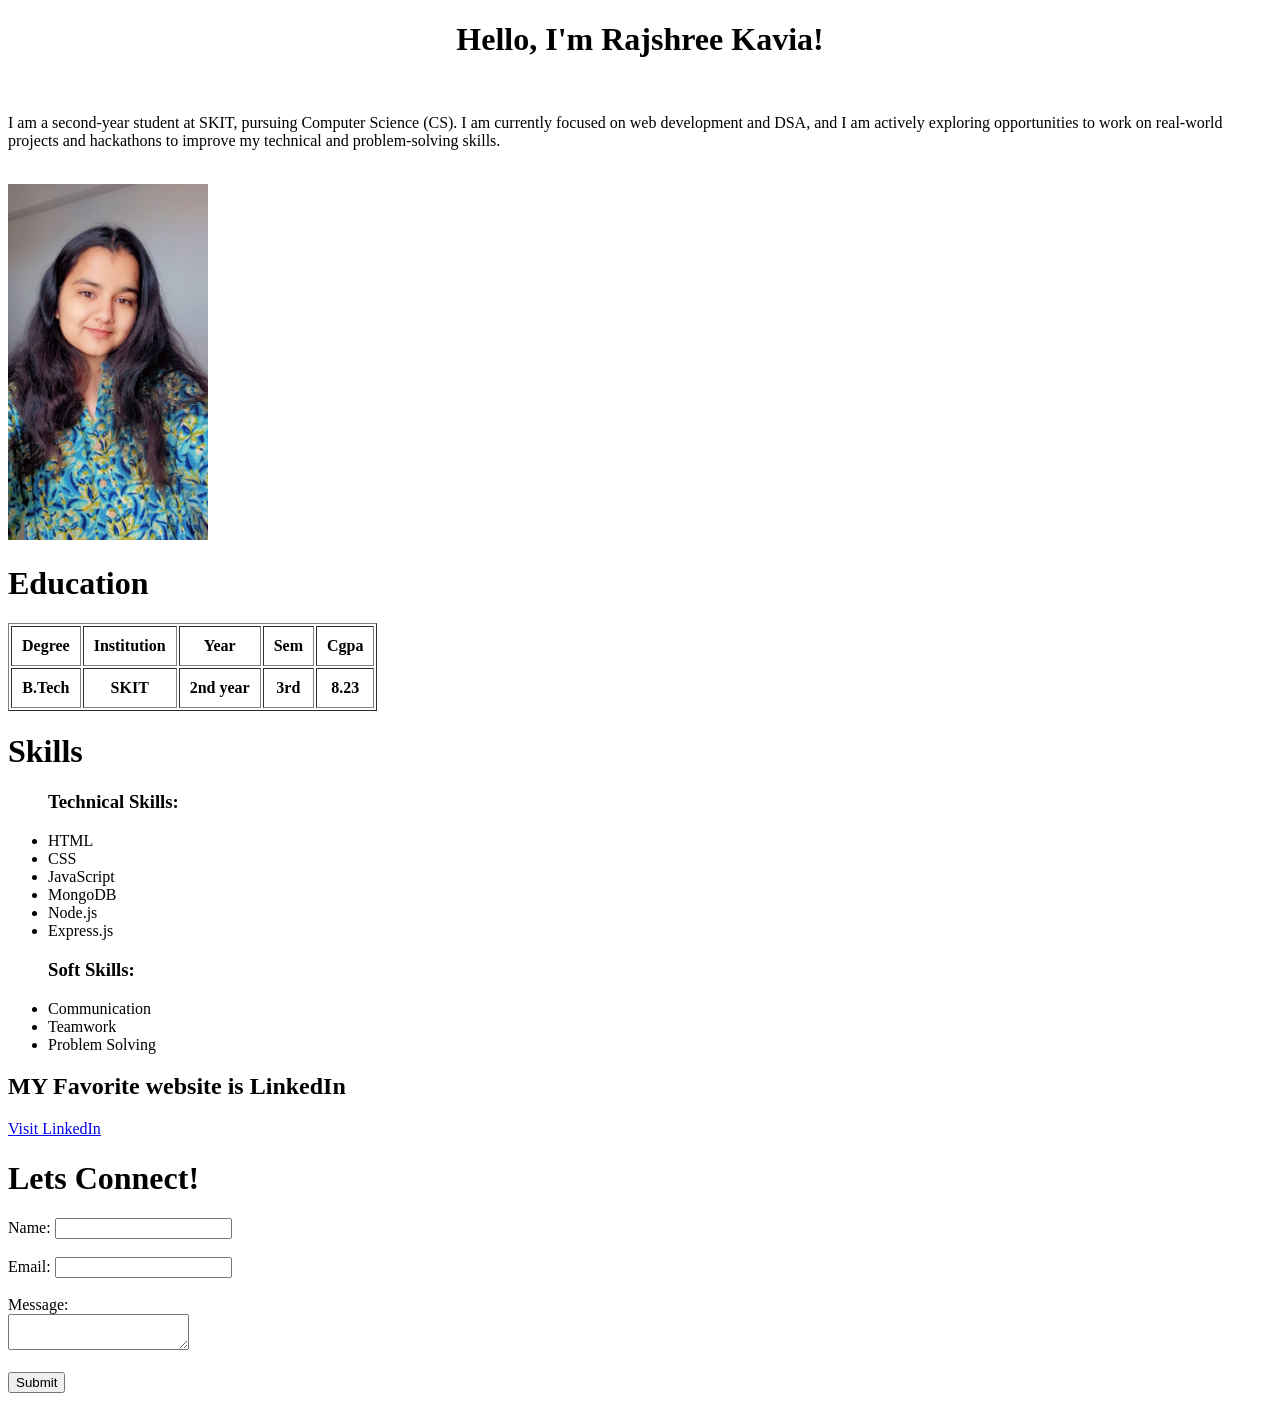
<file: 25ESKCS278/Day 1/index.html>
<!DOCTYPE html>
<html lang="en">
<head>
    <meta charset="UTF-8">
    <meta name="viewport" content="width=device-width, initial-scale=1.0">
    <title>Rajshree Kavia</title>
</head>
<body>
  <center>  <h1>Hello, I'm Rajshree Kavia!</h1> </center>
    <br>
    <p>I am a second-year student at SKIT, pursuing Computer Science (CS). I am currently focused on web development and DSA, and I am actively exploring opportunities to work on real-world projects and hackathons to improve my technical and problem-solving skills.</p>
    <br>
   <img src="photo (2).jpeg" width="200"  > 
   <h1>Education</h1>
<table border="1" cellpadding="10">
<tr>
    <th>Degree</th>
    <th>Institution</th>
    <th>Year</th>
    <th>Sem</th>
    <th>Cgpa</th>
</tr>

<tr>
    <th>B.Tech</th>
    <th>SKIT</th>
    <th>2nd year</th>
    <th>3rd</th>
    <th>8.23</th>
</tr>



</table>    
    <h1>Skills</h1>
    <ul>
        <h3>Technical Skills:</h3>

        <li>HTML</li>
        <li>CSS</li>
        <li>JavaScript</li>
        <li>MongoDB</li>
        <li>Node.js</li>
        <li>Express.js</li>

        <h3>Soft Skills:</h3>

        <li>Communication</li>
        <li>Teamwork</li>
        <li>Problem Solving</li>
    </ul>
    <h2>MY Favorite website is LinkedIn</h2>
    <a href="https://www.linkedin.com" target="_blank">Visit LinkedIn</a>
    <h1>Lets Connect!</h1>
    <form>
        <label for="name">Name:</label>
        <input type="text" id="name" name="name"><br><br>
        <label for="email">Email:</label>
        <input type="email" id="email" name="email"><br><br>
        <label for="message">Message:</label><br>
        <textarea id="message" name="message"></textarea><br><br>
        <input type="submit" value="Submit">    
    </form>
</body>
</html>
</file>
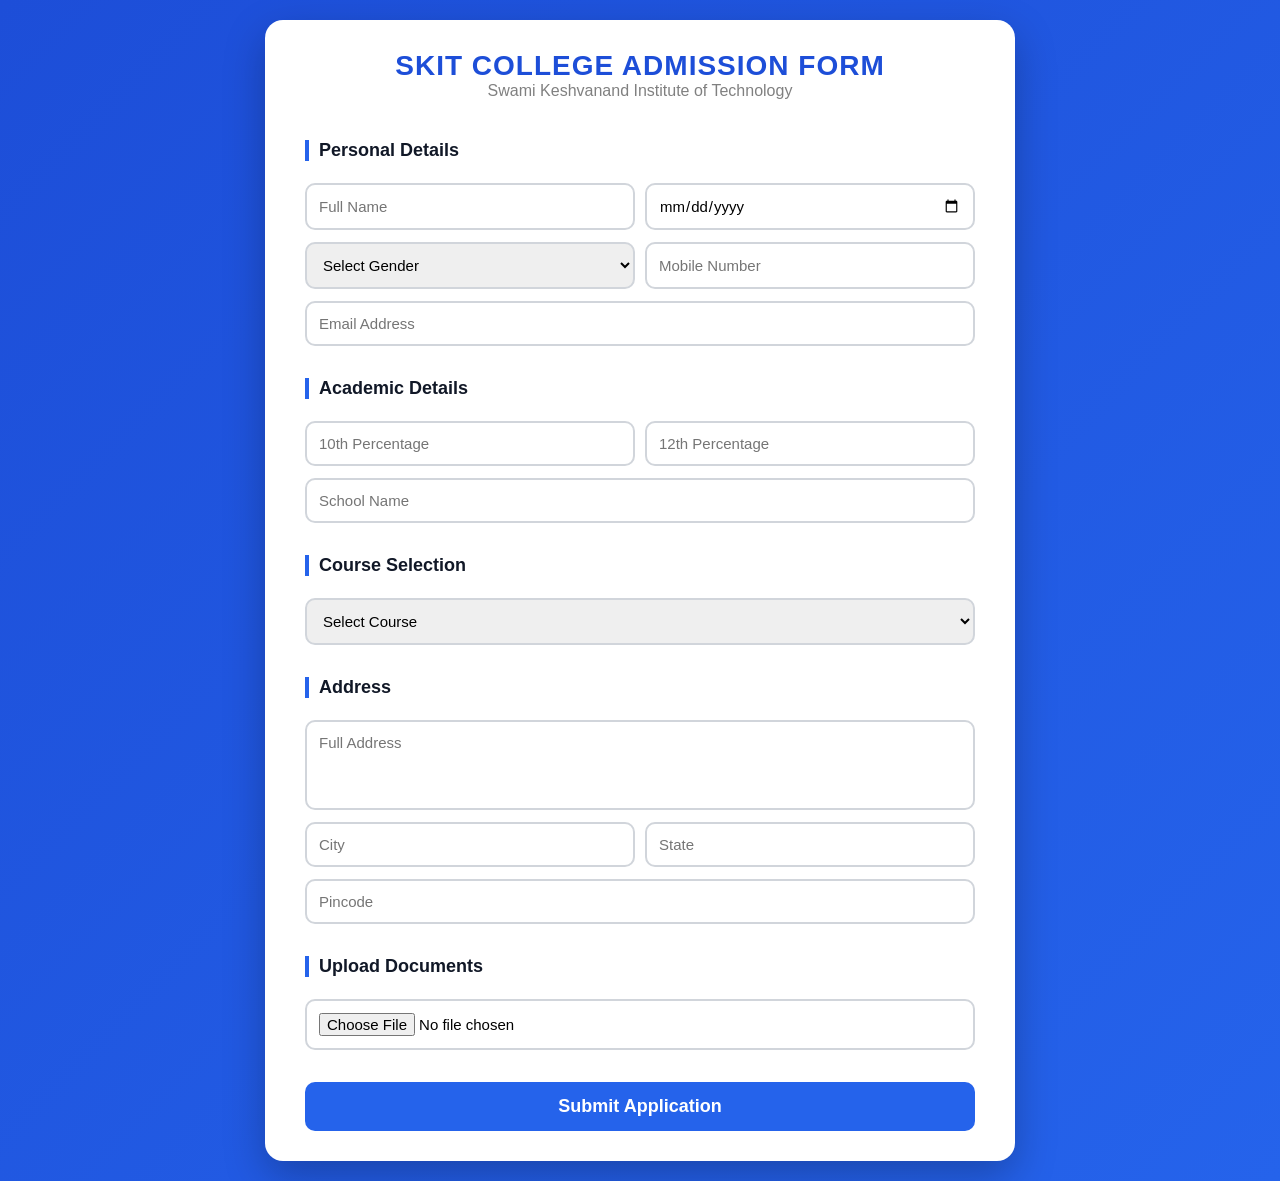
<file: 25ESKCS278/Day 2 admission form/index.html>
<!DOCTYPE html>
<html lang="en">
<head>
    <meta charset="UTF-8">
    <meta name="viewport" content="width=device-width, initial-scale=1.0">
    <title>SKIT Admission Form</title>
    <link rel="stylesheet" href="style.css">
</head>
<body>

<div class="container">

    <h1>SKIT COLLEGE ADMISSION FORM</h1>
    <p class="sub">Swami Keshvanand Institute of Technology</p>

    <form>

       
        <h2>Personal Details</h2>

        <div class="row">
            <input type="text" placeholder="Full Name" required>
            <input type="date" required>
        </div>

        <div class="row">
            <select required>
                <option>Select Gender</option>
                <option>Male</option>
                <option>Female</option>
                <option>Other</option>
            </select>

            <input type="tel" placeholder="Mobile Number" required>
        </div>

        <input type="email" placeholder="Email Address" required>

        
        <h2>Academic Details</h2>

        <div class="row">
            <input type="text" placeholder="10th Percentage" required>
            <input type="text" placeholder="12th Percentage" required>
        </div>

        <input type="text" placeholder="School Name" required>

        
        <h2>Course Selection</h2>

        <select required>
            <option>Select Course</option>
            <option>B.Tech CSE</option>
            <option>B.Tech IT</option>
            <option>B.Tech ECE</option>
            <option>MBA</option>
        </select>

       
        <h2>Address</h2>

        <textarea placeholder="Full Address" required></textarea>

        <div class="row">
            <input type="text" placeholder="City" required>
            <input type="text" placeholder="State" required>
        </div>

        <input type="text" placeholder="Pincode" required>

      
        <h2>Upload Documents</h2>

        <input type="file">

       
        <button id="Btn" type="submit">Submit Application</button>

    </form>
</div>
<script src="script.js"></script>
</body>
</html>
</file>
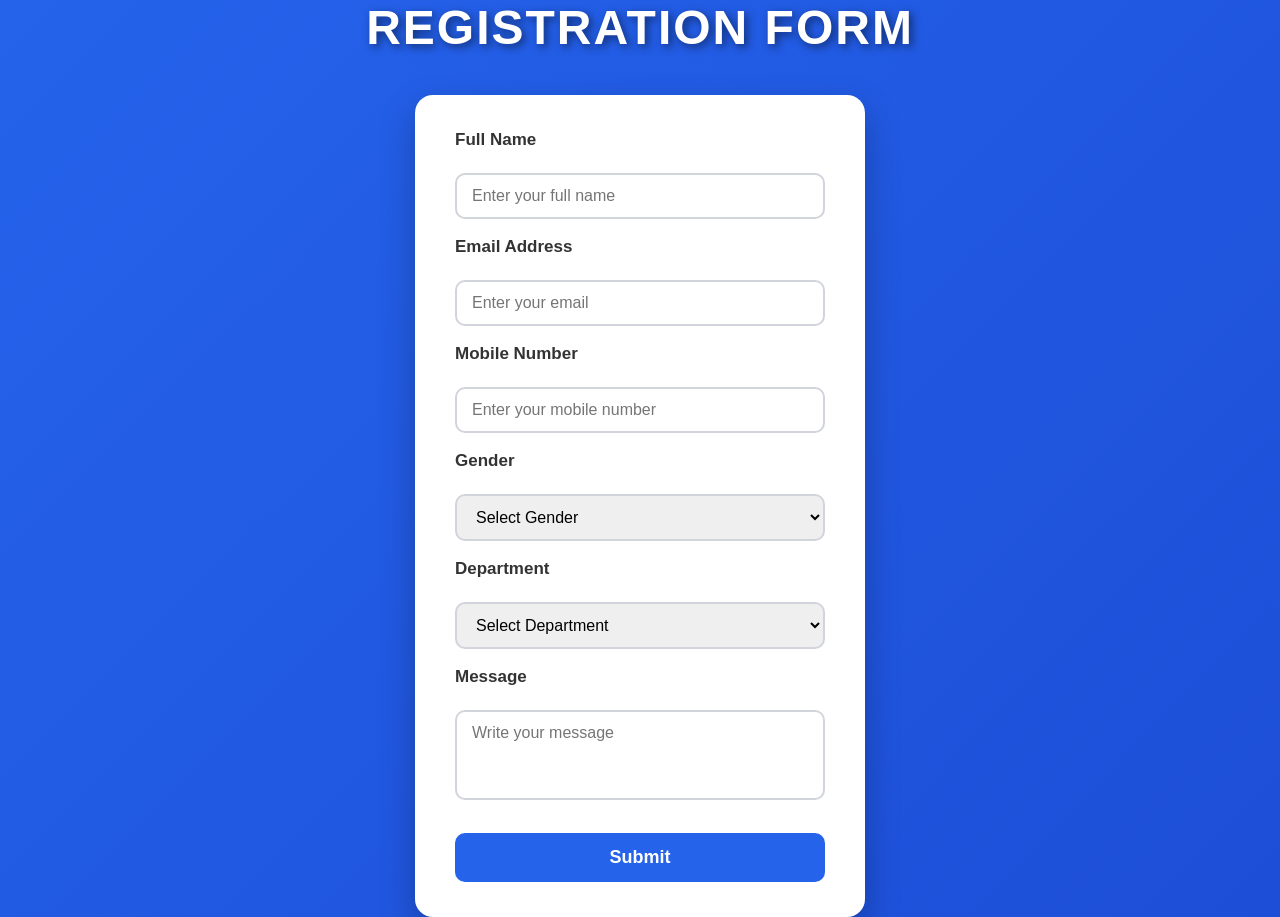
<file: 25ESKCS278/Day 2 registration form/index.html>
<!DOCTYPE html>
<html lang="en">
<head>
    <meta charset="UTF-8">
    <meta name="viewport" content="width=device-width, initial-scale=1.0">
    <title>Registration Form</title>

    <link rel="stylesheet" href="style.css">
</head>
<body>

<h1>REGISTRATION FORM</h1>

<div class="container">

<form>

<label>Full Name</label>
<input type="text" placeholder="Enter your full name">

<label>Email Address</label>
<input type="email" placeholder="Enter your email">

<label>Mobile Number</label>
<input type="tel" placeholder="Enter your mobile number">

<label>Gender</label>
<select>
    <option>Select Gender</option>
    <option>Male</option>
    <option>Female</option>
    <option>Other</option>
</select>

<label>Department</label>
<select>
    <option>Select Department</option>
    <option>CSE</option>
    <option>IT</option>
    <option>ECE</option>
    <option>ME</option>
</select>

<label>Message</label>
<textarea placeholder="Write your message"></textarea>

<button type="submit">Submit</button>

</form>

</div>

</body>
</html>
</file>
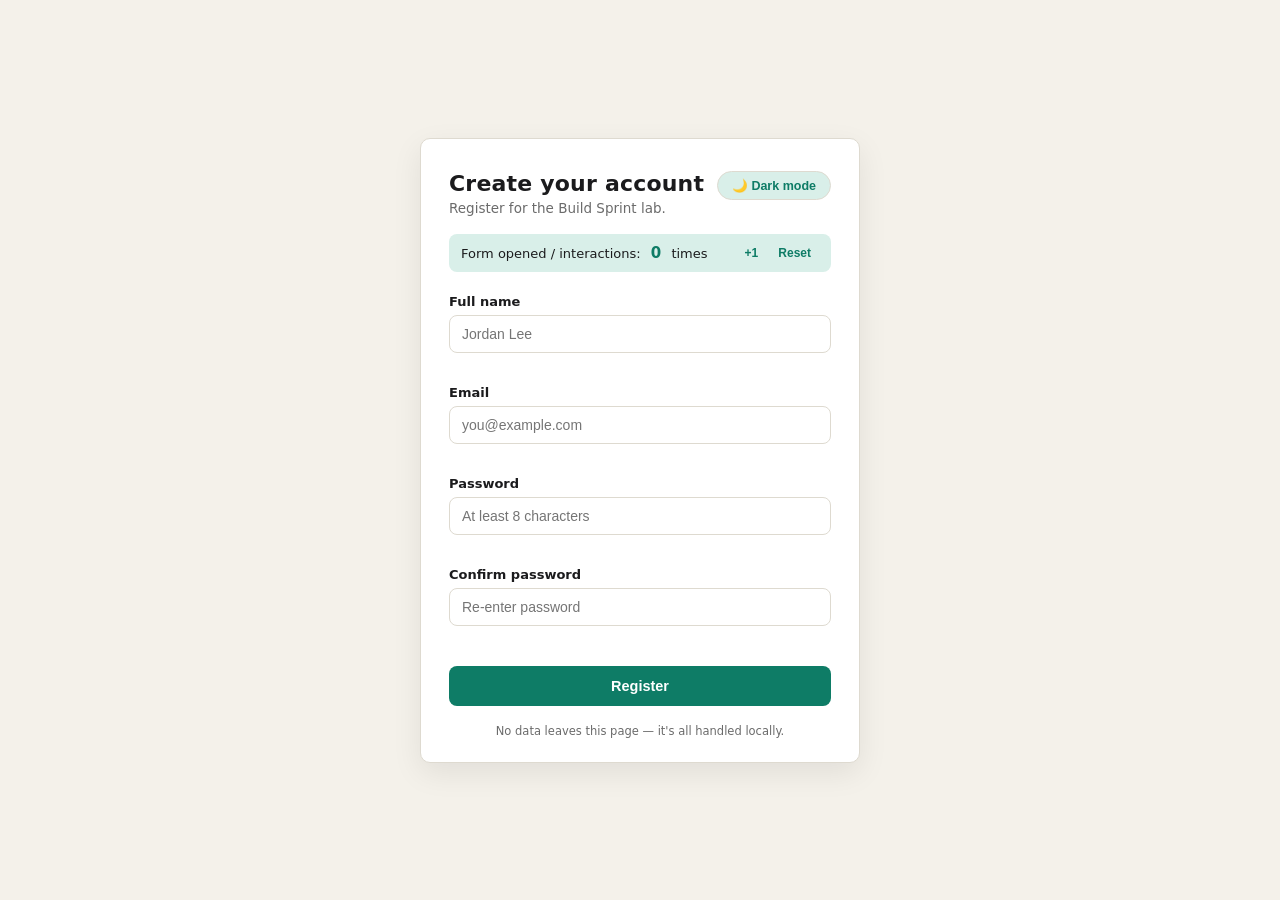
<file: 25ESKCS278/Day 4/index.html>
<!DOCTYPE html>
<html lang="en">
<head>
<meta charset="UTF-8">
<title>Build Sprint — Register</title>
<link rel="stylesheet" href="style.css">
</head>
<body data-theme="light">

<div class="card">
  <div class="top-row">
    <div>
      <h1>Create your account</h1>
      <p class="sub">Register for the Build Sprint lab.</p>
    </div>
    <button class="toggle-btn" id="themeToggle" type="button">🌙 Dark mode</button>
  </div>

  <div class="counter-bar">
    <span>Form opened / interactions: <span id="countVal">0</span> times</span>
    <div class="counter-actions">
      <button type="button" id="countBtn">+1</button>
      <button type="button" id="resetBtn">Reset</button>
    </div>
  </div>

  <form id="regForm" novalidate>
    <label for="name">Full name</label>
    <input type="text" id="name" placeholder="Jordan Lee">
    <div class="error-msg" id="nameError"></div>

    <label for="email">Email</label>
    <input type="text" id="email" placeholder="you@example.com">
    <div class="error-msg" id="emailError"></div>

    <label for="password">Password</label>
    <input type="password" id="password" placeholder="At least 8 characters">
    <div class="error-msg" id="passwordError"></div>

    <label for="confirm">Confirm password</label>
    <input type="password" id="confirm" placeholder="Re-enter password">
    <div class="error-msg" id="confirmError"></div>

    <button type="submit" class="submit-btn">Register</button>
    <div class="success-banner" id="successBanner">✅ Registration successful — welcome aboard!</div>
  </form>

  <footer class="note">No data leaves this page — it's all handled locally.</footer>
</div>

<script src="script.js"></script>

</body>
</html>
</file>
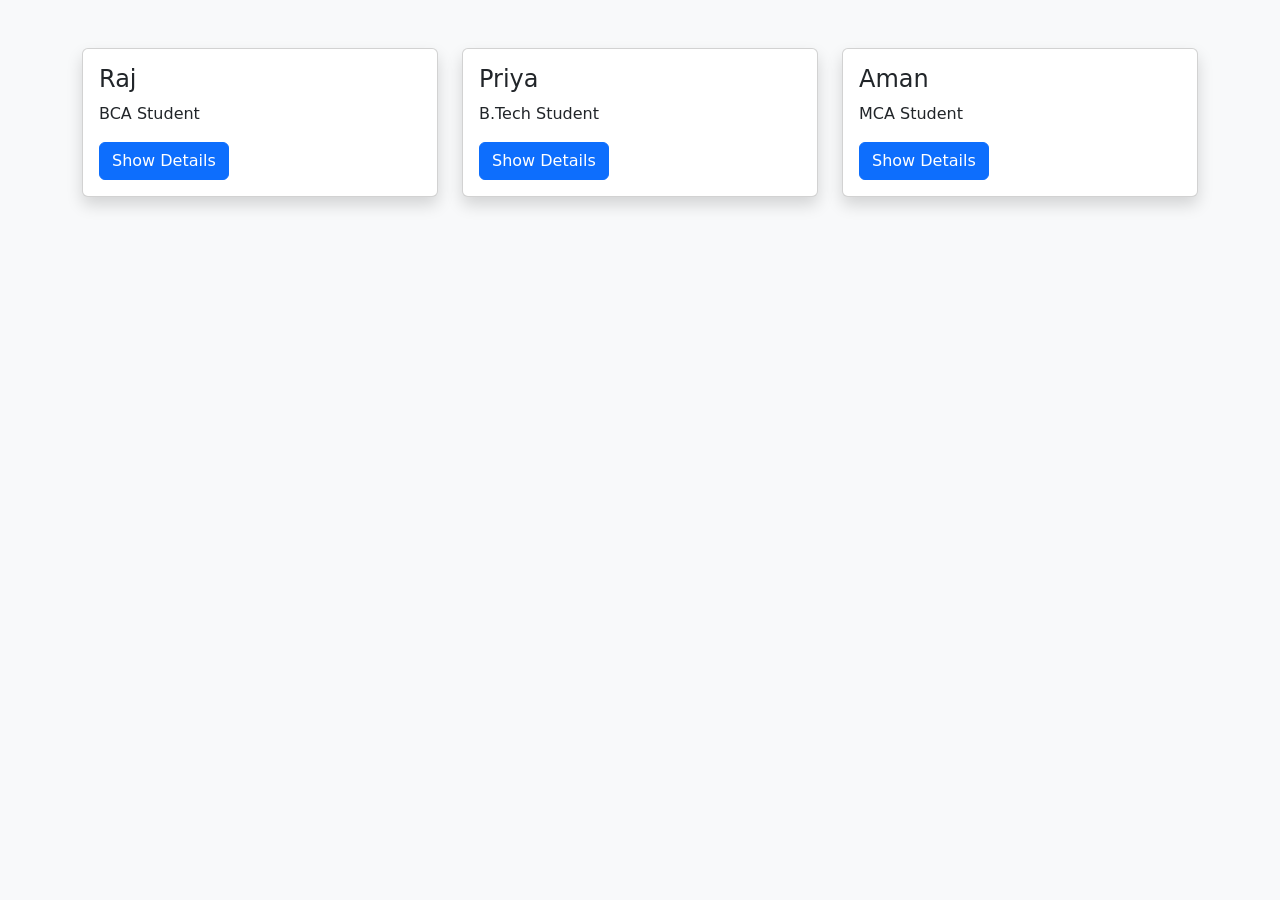
<file: 25ESKCS278/Day 5 Homework/index.html>
<!DOCTYPE html>
<html lang="en">
<head>
    <meta charset="UTF-8">
    <meta name="viewport" content="width=device-width, initial-scale=1.0">
    <title>Student Cards</title>

    <link href="https://cdn.jsdelivr.net/npm/bootstrap@5.3.3/dist/css/bootstrap.min.css" rel="stylesheet">
</head>
<body class="bg-light">

<div class="container py-5">

    <div class="row g-4">

        <!-- Student 1 -->
        <div class="col-md-4">
            <div class="card shadow">
                <div class="card-body">
                    <h4>Raj</h4>
                    <p>BCA Student</p>

                    <button class="btn btn-primary toggle-btn">
                        Show Details
                    </button>

                    <div class="details mt-3" style="display:none;">
                        <hr>
                        <p><strong>Age:</strong> 20</p>
                        <p><strong>Email:</strong> raj@gmail.com</p>
                        <p><strong>Phone:</strong> 9876543210</p>
                        <p><strong>Address:</strong> Jaipur</p>
                    </div>

                </div>
            </div>
        </div>

        <!-- Student 2 -->
        <div class="col-md-4">
            <div class="card shadow">
                <div class="card-body">
                    <h4>Priya</h4>
                    <p>B.Tech Student</p>

                    <button class="btn btn-primary toggle-btn">
                        Show Details
                    </button>

                    <div class="details mt-3" style="display:none;">
                        <hr>
                        <p><strong>Age:</strong> 21</p>
                        <p><strong>Email:</strong> priya@gmail.com</p>
                        <p><strong>Phone:</strong> 9999999999</p>
                        <p><strong>Address:</strong> Delhi</p>
                    </div>

                </div>
            </div>
        </div>

        <!-- Student 3 -->
        <div class="col-md-4">
            <div class="card shadow">
                <div class="card-body">
                    <h4>Aman</h4>
                    <p>MCA Student</p>

                    <button class="btn btn-primary toggle-btn">
                        Show Details
                    </button>

                    <div class="details mt-3" style="display:none;">
                        <hr>
                        <p><strong>Age:</strong> 22</p>
                        <p><strong>Email:</strong> aman@gmail.com</p>
                        <p><strong>Phone:</strong> 8888888888</p>
                        <p><strong>Address:</strong> Mumbai</p>
                    </div>

                </div>
            </div>
        </div>

    </div>

</div>

<script src="script.js"></script>

</body>
</html>
</file>
<file: 25ESKCS278/Day 2 admission form/style.css>
*{
    margin:0;
    padding:0;
    box-sizing:border-box;
    font-family:Arial, sans-serif;
}

body{
    background:linear-gradient(135deg,#1d4ed8,#2563eb);
    padding:20px;
    display:flex;
    justify-content:center;
}

.container{
    width:100%;
    max-width:750px;
    background:white;
    padding:30px 40px;
    border-radius:18px;
    box-shadow:0 15px 40px rgba(0,0,0,0.25);
}


h1{
    text-align:center;
    font-size:28px;
    color:#1d4ed8;
    letter-spacing:1px;
}

.sub{
    text-align:center;
    margin-bottom:20px;
    color:gray;
}


h2{
    margin-top:20px;
    margin-bottom:10px;
    font-size:18px;
    color:#111827;
    border-left:4px solid #2563eb;
    padding-left:10px;
}


form{
    display:flex;
    flex-direction:column;
    gap:12px;
}


.row{
    display:flex;
    gap:10px;
}


input,select,textarea{
    width:100%;
    padding:12px;
    font-size:15px;
    border:2px solid #d1d5db;
    border-radius:10px;
    outline:none;
    transition:0.3s;
}

textarea{
    height:90px;
    resize:none;
}

input:focus,select:focus,textarea:focus{
    border-color:#2563eb;
    box-shadow:0 0 8px rgba(37,99,235,0.3);
}


button{
    margin-top:20px;
    padding:14px;
    font-size:18px;
    font-weight:bold;
    color:white;
    background:#2563eb;
    border:none;
    border-radius:10px;
    cursor:pointer;
    transition:0.3s;
}

button:hover{
    background:#1d4ed8;
    transform:translateY(-2px);
}


@media (max-width:768px){

    .container{
        padding:25px;
    }

    h1{
        font-size:24px;
    }

    .row{
        flex-direction:column;
    }
}


@media (max-width:480px){

    body{
        padding:10px;
    }

    .container{
        padding:20px;
        border-radius:12px;
    }

    h1{
        font-size:20px;
    }

    h2{
        font-size:16px;
    }

    input,select,textarea{
        font-size:14px;
        padding:10px;
    }

    button{
        font-size:16px;
        padding:12px;
    }
}
</file>
<file: 25ESKCS278/Day 2 registration form/style.css>
*{
    margin:0;
    padding:0;
    box-sizing:border-box;
    font-family:Arial, Helvetica, sans-serif;
}

body{

    background:linear-gradient(135deg,#2563eb,#1d4ed8);

    display:flex;
    flex-direction:column;
    justify-content:center;
    align-items:center;

    min-height:100vh;
}

h1{

    color:white;

    font-size:48px;

    margin-bottom:40px;

    text-shadow:3px 3px 8px rgba(0,0,0,.5);

    letter-spacing:2px;
}

.container{

    width:450px;

    background:white;

    border-radius:18px;

    padding:35px 40px;

    box-shadow:0 15px 35px rgba(0,0,0,.25);
}

form{

    display:flex;

    flex-direction:column;

    gap:18px;
}

label{

    font-size:17px;

    font-weight:bold;

    color:#333;

    margin-bottom:5px;
}

input,
select,
textarea{

    width:100%;

    padding:12px 15px;

    font-size:16px;

    border:2px solid #d1d5db;

    border-radius:10px;

    outline:none;

    transition:.3s;
}

textarea{

    resize:none;

    height:90px;
}

input:focus,
select:focus,
textarea:focus{

    border-color:#2563eb;

    box-shadow:0 0 8px rgba(37,99,235,.25);
}

button{

    margin-top:15px;

    padding:14px;

    font-size:18px;

    font-weight:bold;

    color:white;

    background:#2563eb;

    border:none;

    border-radius:10px;

    cursor:pointer;

    transition:.3s;
}

button:hover{

    background:#1d4ed8;

    transform:translateY(-2px);

    box-shadow:0 8px 20px rgba(0,0,0,.2);
}
</file>
<file: 25ESKCS278/Day 4/style.css>
:root{
    --bg:#f4f1ea;
    --surface:#ffffff;
    --ink:#1b1b1d;
    --muted:#6b6b6b;
    --accent:#0e7c66;
    --accent-soft:#d9efe9;
    --error:#c0392b;
    --border:#dedad0;
    --radius:10px;
    --shadow:0 10px 30px rgba(0,0,0,0.08);
  }
  [data-theme="dark"]{
    --bg:#0f1410;
    --surface:#171d18;
    --ink:#eef1ec;
    --muted:#9aa39b;
    --accent:#3fd9b0;
    --accent-soft:#173329;
    --error:#ff7a6b;
    --border:#2a332b;
    --shadow:0 10px 30px rgba(0,0,0,0.5);
  }
  *{box-sizing:border-box;}
  body{
    margin:0;
    min-height:100vh;
    display:flex;
    align-items:center;
    justify-content:center;
    background:var(--bg);
    color:var(--ink);
    font-family:'Segoe UI',system-ui,-apple-system,sans-serif;
    transition:background .3s ease,color .3s ease;
    padding:32px 16px;
  }
  .card{
    width:100%;
    max-width:440px;
    background:var(--surface);
    border:1px solid var(--border);
    border-radius:var(--radius);
    box-shadow:var(--shadow);
    padding:32px 28px 24px;
    transition:background .3s ease,border-color .3s ease;
  }
  .top-row{
    display:flex;
    justify-content:space-between;
    align-items:flex-start;
    margin-bottom:18px;
  }
  h1{
    font-size:22px;
    margin:0 0 4px;
    letter-spacing:.2px;
  }
  .sub{
    color:var(--muted);
    font-size:13.5px;
    margin:0;
  }
  .toggle-btn{
    border:1px solid var(--border);
    background:var(--accent-soft);
    color:var(--accent);
    border-radius:999px;
    padding:6px 14px;
    font-size:12.5px;
    font-weight:600;
    cursor:pointer;
    white-space:nowrap;
    transition:transform .15s ease,background .3s ease;
  }
  .toggle-btn:hover{transform:translateY(-1px);}
  .toggle-btn:active{transform:translateY(0);}

  .counter-bar{
    display:flex;
    align-items:center;
    justify-content:space-between;
    background:var(--accent-soft);
    border-radius:8px;
    padding:8px 12px;
    margin-bottom:22px;
    font-size:13px;
  }
  .counter-bar span#countVal{
    font-weight:700;
    color:var(--accent);
    font-size:15px;
    margin:0 6px;
  }
  .counter-actions button{
    border:none;
    background:transparent;
    color:var(--accent);
    font-weight:600;
    font-size:12px;
    cursor:pointer;
    padding:4px 8px;
    border-radius:6px;
  }
  .counter-actions button:hover{background:rgba(0,0,0,0.06);}

  label{
    display:block;
    font-size:13px;
    font-weight:600;
    margin:14px 0 6px;
  }
  input{
    width:100%;
    padding:10px 12px;
    border-radius:8px;
    border:1px solid var(--border);
    background:transparent;
    color:var(--ink);
    font-size:14px;
    outline:none;
    transition:border-color .2s ease, box-shadow .2s ease;
  }
  input:focus{
    border-color:var(--accent);
    box-shadow:0 0 0 3px var(--accent-soft);
  }
  input.invalid{border-color:var(--error);}
  .error-msg{
    color:var(--error);
    font-size:12px;
    margin-top:4px;
    min-height:14px;
  }

  .submit-btn{
    width:100%;
    margin-top:22px;
    padding:12px;
    border:none;
    border-radius:8px;
    background:var(--accent);
    color:#fff;
    font-weight:700;
    font-size:14.5px;
    cursor:pointer;
    transition:filter .15s ease, transform .15s ease;
  }
  .submit-btn:hover{filter:brightness(1.07);}
  .submit-btn:active{transform:scale(.98);}

  .success-banner{
    display:none;
    margin-top:16px;
    background:var(--accent-soft);
    color:var(--accent);
    border-radius:8px;
    padding:10px 12px;
    font-size:13px;
    text-align:center;
    font-weight:600;
  }
  .success-banner.show{display:block;}

  footer.note{
    text-align:center;
    color:var(--muted);
    font-size:11.5px;
    margin-top:18px;
  }
</file>
